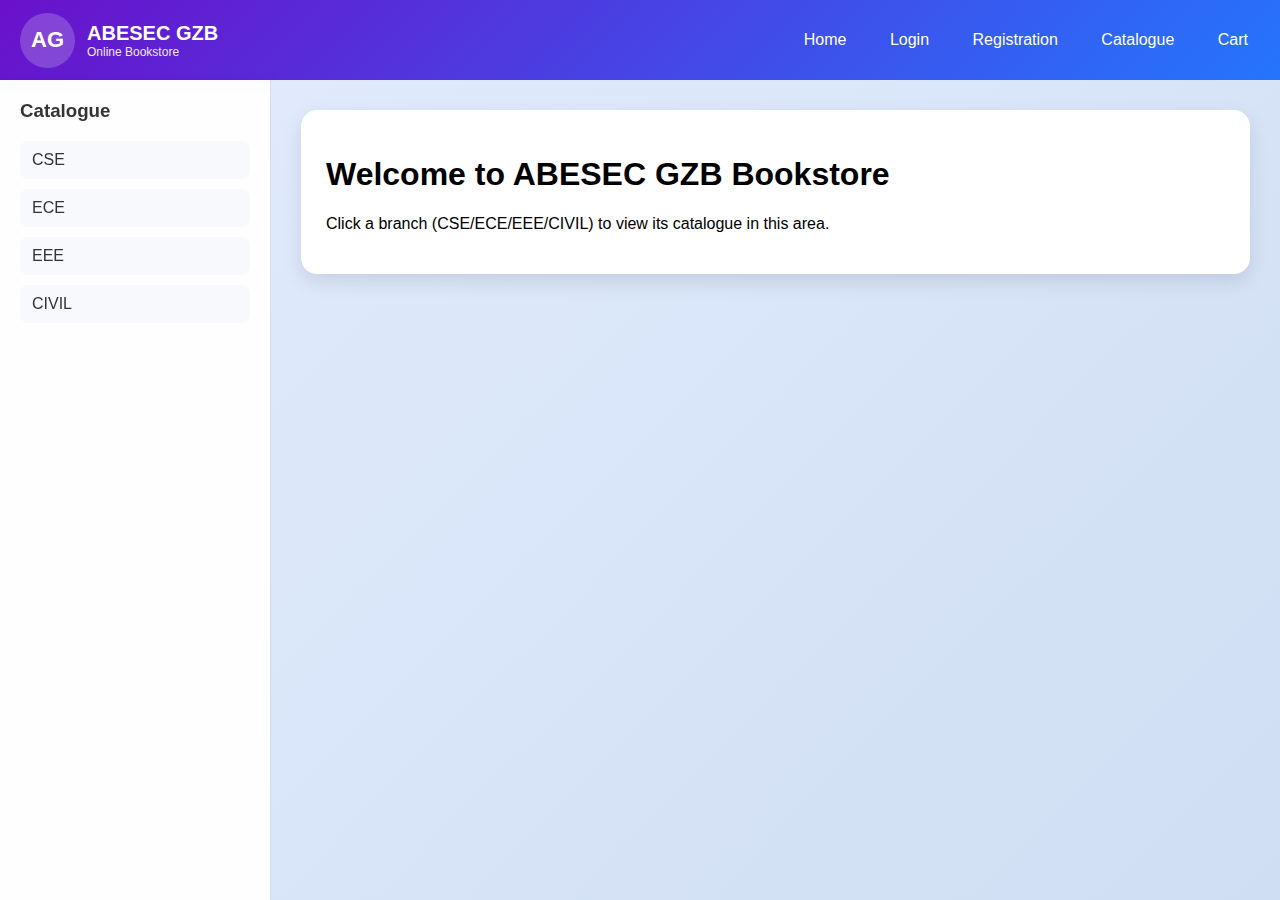
<file: Exp1/index.html>
<!doctype html>
<html lang="en">
<head>
  <meta charset="utf-8" />
  <title>ABESEC GZB - Bookstore</title>
  <meta name="viewport" content="width=device-width,initial-scale=1" />
  <style>
    :root {
      --header-h: 80px;
      --sidebar-w: 230px;
      --gradient: linear-gradient(135deg, #6a11cb 0%, #2575fc 100%);
    }

    html, body {
      height: 100%;
      margin: 0;
      font-family: "Segoe UI", sans-serif;
      background: #f3f5fa;
    }

    /* ===== Header ===== */
    .header {
      height: var(--header-h);
      display: flex;
      align-items: center;
      justify-content: space-between;
      padding: 0 20px;
      background: var(--gradient);
      color: white;
      box-shadow: 0 3px 10px rgba(0,0,0,.2);
    }
    .brand { display: flex; align-items: center; gap: 12px; }
    .logo {
      width: 55px; height: 55px; border-radius: 50%;
      display: flex; align-items: center; justify-content: center;
      background: rgba(255,255,255,0.2); color: white;
      font-size: 22px; font-weight: bold;
    }
    .college { font-size: 20px; font-weight: 700; }
    .top-nav a {
      margin-left: 15px; text-decoration: none; color: white;
      font-weight: 500; padding: 6px 12px; border-radius: 6px;
      transition: background .3s;
      cursor: pointer;
    }
    .top-nav a:hover { background: rgba(255,255,255,0.25); }

    /* ===== Layout ===== */
    .wrap { display: flex; height: calc(100% - var(--header-h)); }
    .sidebar {
      width: var(--sidebar-w);
      background: #ffffffdd;
      backdrop-filter: blur(6px);
      border-right: 1px solid #ddd;
      padding: 20px;
      box-shadow: 2px 0 10px rgba(0,0,0,.05);
    }
    .sidebar h3 { margin-top: 0; color: #333; }
    .nav-list { list-style: none; padding: 0; margin: 0; }
    .nav-list li { margin: 10px 0; }
    .nav-list a {
      display: block;
      padding: 10px 12px;
      text-decoration: none;
      color: #333;
      background: #f7f9fc;
      border-radius: 8px;
      transition: all .3s;
      cursor: pointer;
    }
    .nav-list a:hover {
      background: var(--gradient);
      color: white;
      transform: translateX(4px);
    }

    /* ===== Main / Right frame ===== */
    .main {
      flex: 1;
      background: linear-gradient(135deg, #e0eafc, #cfdef3);
      padding: 30px;
      overflow-y: auto;
      position: relative;
    }
    .page {
      background: white;
      border-radius: 16px;
      padding: 25px;
      box-shadow: 0 8px 20px rgba(0,0,0,.1);
      animation: fadeIn .5s ease;
    }
    .hidden { display: none; }

    /* ===== Buttons ===== */
    button {
      background: var(--gradient);
      color: white;
      border: none;
      padding: 6px 12px;
      border-radius: 6px;
      cursor: pointer;
      transition: opacity .3s;
    }
    button:hover { opacity: 0.85; }

    @keyframes fadeIn {
      from {opacity:0; transform: translateY(10px);}
      to {opacity:1; transform: translateY(0);}
    }
  </style>
</head>
<body>
  <!-- TOP FRAME -->
  <header class="header">
    <div class="brand">
      <div class="logo">AG</div>
      <div>
        <div class="college">ABESEC GZB</div>
        <div style="font-size:12px;opacity:.9">Online Bookstore</div>
      </div>
    </div>
    <nav class="top-nav">
      <a onclick="showPage('home')">Home</a>
      <a onclick="showPage('login')">Login</a>
      <a onclick="showPage('register')">Registration</a>
      <a onclick="showPage('description')">Catalogue</a>
      <a onclick="showPage('cart')">Cart</a>
    </nav>
  </header>

  <!-- LEFT + RIGHT FRAME -->
  <div class="wrap">
    <!-- LEFT FRAME -->
    <aside class="sidebar">
      <h3>Catalogue</h3>
      <ul class="nav-list">
        <li><a onclick="showPage('cse')">CSE</a></li>
        <li><a onclick="showPage('ece')">ECE</a></li>
        <li><a onclick="showPage('eee')">EEE</a></li>
        <li><a onclick="showPage('civil')">CIVIL</a></li>
      </ul>
    </aside>

    <!-- RIGHT FRAME -->
    <main class="main">
      <!-- Home -->
      <div id="home" class="page hidden">
        <h1>ABESEC GZB - Home</h1>
        <p>Welcome! Use the left catalogue to browse books, or use the top links to login/register.</p>
      </div>

      <!-- Login -->
      <div id="login" class="page hidden">
        <h1>Login</h1>
        <form>
          <label>Email:<br><input type="email"></label><br><br>
          <label>Password:<br><input type="password"></label><br><br>
          <button type="button">Login</button>
        </form>
      </div>

      <!-- Registration -->
      <div id="register" class="page hidden">
        <h1>Registration</h1>
        <form>
          <label>Name:<br><input type="text"></label><br><br>
          <label>Email:<br><input type="email"></label><br><br>
          <label>Password:<br><input type="password"></label><br><br>
          <button type="button">Register</button>
        </form>
      </div>

      <!-- Catalogue / Description -->
      <div id="description" class="page">
        <h1>Welcome to ABESEC GZB Bookstore</h1>
        <p>Click a branch (CSE/ECE/EEE/CIVIL) to view its catalogue in this area.</p>
      </div>

      <!-- CSE -->
      <div id="cse" class="page hidden">
        <h1>CSE Books</h1>
        <ul>
          <li>Introduction to Algorithms — Cormen <button>Add</button></li>
          <li>Computer Networks — Tanenbaum <button>Add</button></li>
          <li>Operating Systems — Silberschatz <button>Add</button></li>
          <li>Database Concepts — Korth <button>Add</button></li>
        </ul>
      </div>

      <!-- ECE -->
      <div id="ece" class="page hidden">
        <h1>ECE Books</h1>
        <ul>
          <li>Electronic Devices — Boylestad <button>Add</button></li>
          <li>Communication Systems — Haykin <button>Add</button></li>
          <li>Signals and Systems — Oppenheim <button>Add</button></li>
        </ul>
      </div>

      <!-- EEE -->
      <div id="eee" class="page hidden">
        <h1>EEE Books</h1>
        <ul>
          <li>Power Systems — Grainger <button>Add</button></li>
          <li>Electrical Machines — Fitzgerald <button>Add</button></li>
        </ul>
      </div>

      <!-- CIVIL -->
      <div id="civil" class="page hidden">
        <h1>CIVIL Books</h1>
        <ul>
          <li>Strength of Materials — Hibbeler <button>Add</button></li>
          <li>Structural Analysis — Hibbeler <button>Add</button></li>
        </ul>
      </div>

      <!-- Cart -->
      <div id="cart" class="page hidden">
        <h1>Cart (demo)</h1>
        <p>No items in cart. (Static demo)</p>
      </div>
    </main>
  </div>

  <script>
    function showPage(id){
      document.querySelectorAll('.page').forEach(p=>p.classList.add('hidden'));
      document.getElementById(id).classList.remove('hidden');
    }
  </script>
</body>
</html>
</file>
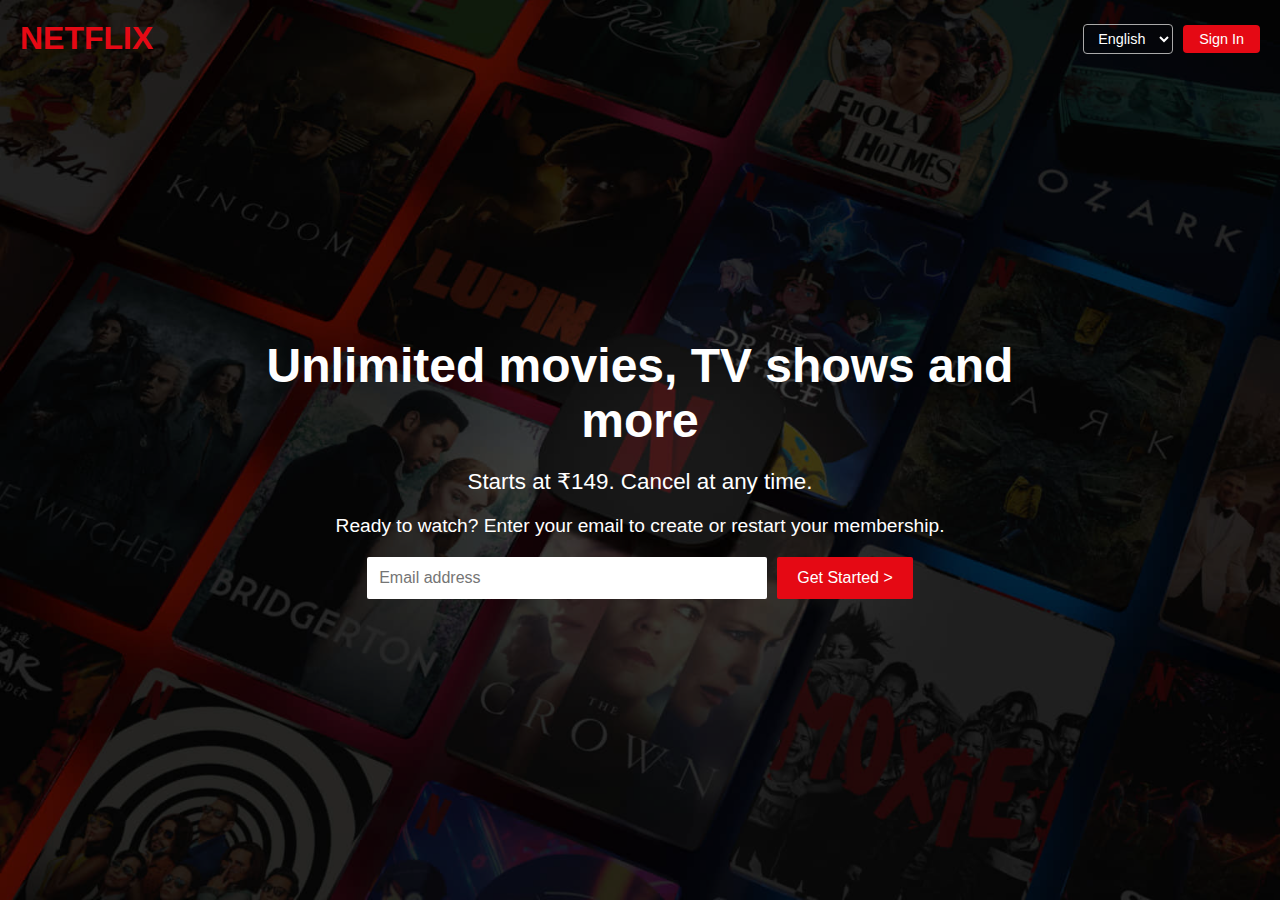
<file: Netflix/index.html>
<!DOCTYPE html>
<html lang="en">
<head>
  <meta charset="UTF-8" />
  <meta name="viewport" content="width=device-width, initial-scale=1.0"/>
  <title>Netflix Clone</title>
  <link rel="stylesheet" href="style.css" />
</head>
<body>
  <div class="background-overlay">
    <header class="header">
      <div class="logo">NETFLIX</div>
      <div class="top-right">
        <select class="language">
          <option>English</option>
          <option>हिन्दी</option>
        </select>
        <button class="sign-in">Sign In</button>
      </div>
    </header>

    <div class="hero-content">
      <h1>Unlimited movies, TV shows and more</h1>
      <h2>Starts at ₹149. Cancel at any time.</h2>
      <p>Ready to watch? Enter your email to create or restart your membership.</p>
      <form class="email-form">
        <input type="email" placeholder="Email address" required />
        <button type="submit">Get Started &gt;</button>
      </form>
    </div>
  </div>
</body>
</html>
</file>
<file: Netflix/style.css>
* {
  margin: 0;
  padding: 0;
  box-sizing: border-box;
}

body {
  font-family: Arial, sans-serif;
  background-color: #000;
  color: #fff;
  background-image: url("https://assets.nflxext.com/ffe/siteui/vlv3/fe007cf7..._alpha_website_large.jpg");

}

.background-overlay {
  height: 100vh;
  background-image: url("../Netflix/assets/netflix-background-gs7hjuwvv2g0e9fj.jpg"); /* your image here */
  background-size: cover;
  background-position: center;
  position: relative;
  display: flex;
  flex-direction: column;
  justify-content: space-between;
  padding: 20px;
}


.background-overlay::before {
  content: "";
  position: absolute;
  inset: 0;
  background-color: rgba(0, 0, 0, 0.6);
  z-index: 0;
}

.header {
  display: flex;
  justify-content: space-between;
  align-items: center;
  z-index: 1;
  position: relative;
}

.logo {
  color: #e50914;
  font-size: 2rem;
  font-weight: bold;
}

.top-right {
  display: flex;
  align-items: center;
  gap: 10px;
}

.language {
  background: transparent;
  color: white;
  border: 1px solid #aaa;
  padding: 5px 10px;
  border-radius: 4px;
  font-size: 0.9rem;
}

.sign-in {
  background-color: #e50914;
  border: none;
  padding: 6px 16px;
  color: white;
  border-radius: 4px;
  font-size: 0.9rem;
  cursor: pointer;
}

.hero-content {
  text-align: center;
  max-width: 800px;
  margin: auto;
  z-index: 1;
  position: relative;
}

.hero-content h1 {
  font-size: 3rem;
  font-weight: bold;
  margin-bottom: 20px;
}

.hero-content h2 {
  font-size: 1.4rem;
  font-weight: normal;
  margin-bottom: 20px;
}

.hero-content p {
  font-size: 1.2rem;
  margin-bottom: 20px;
}

.email-form {
  display: flex;
  justify-content: center;
  flex-wrap: wrap;
  gap: 10px;
}

.email-form input[type="email"] {
  padding: 12px;
  width: 60%;
  min-width: 250px;
  max-width: 400px;
  font-size: 1rem;
  border: none;
  border-radius: 2px;
}

.email-form button {
  padding: 12px 20px;
  background-color: #e50914;
  color: white;
  font-size: 1rem;
  border: none;
  border-radius: 2px;
  cursor: pointer;
}
</file>
